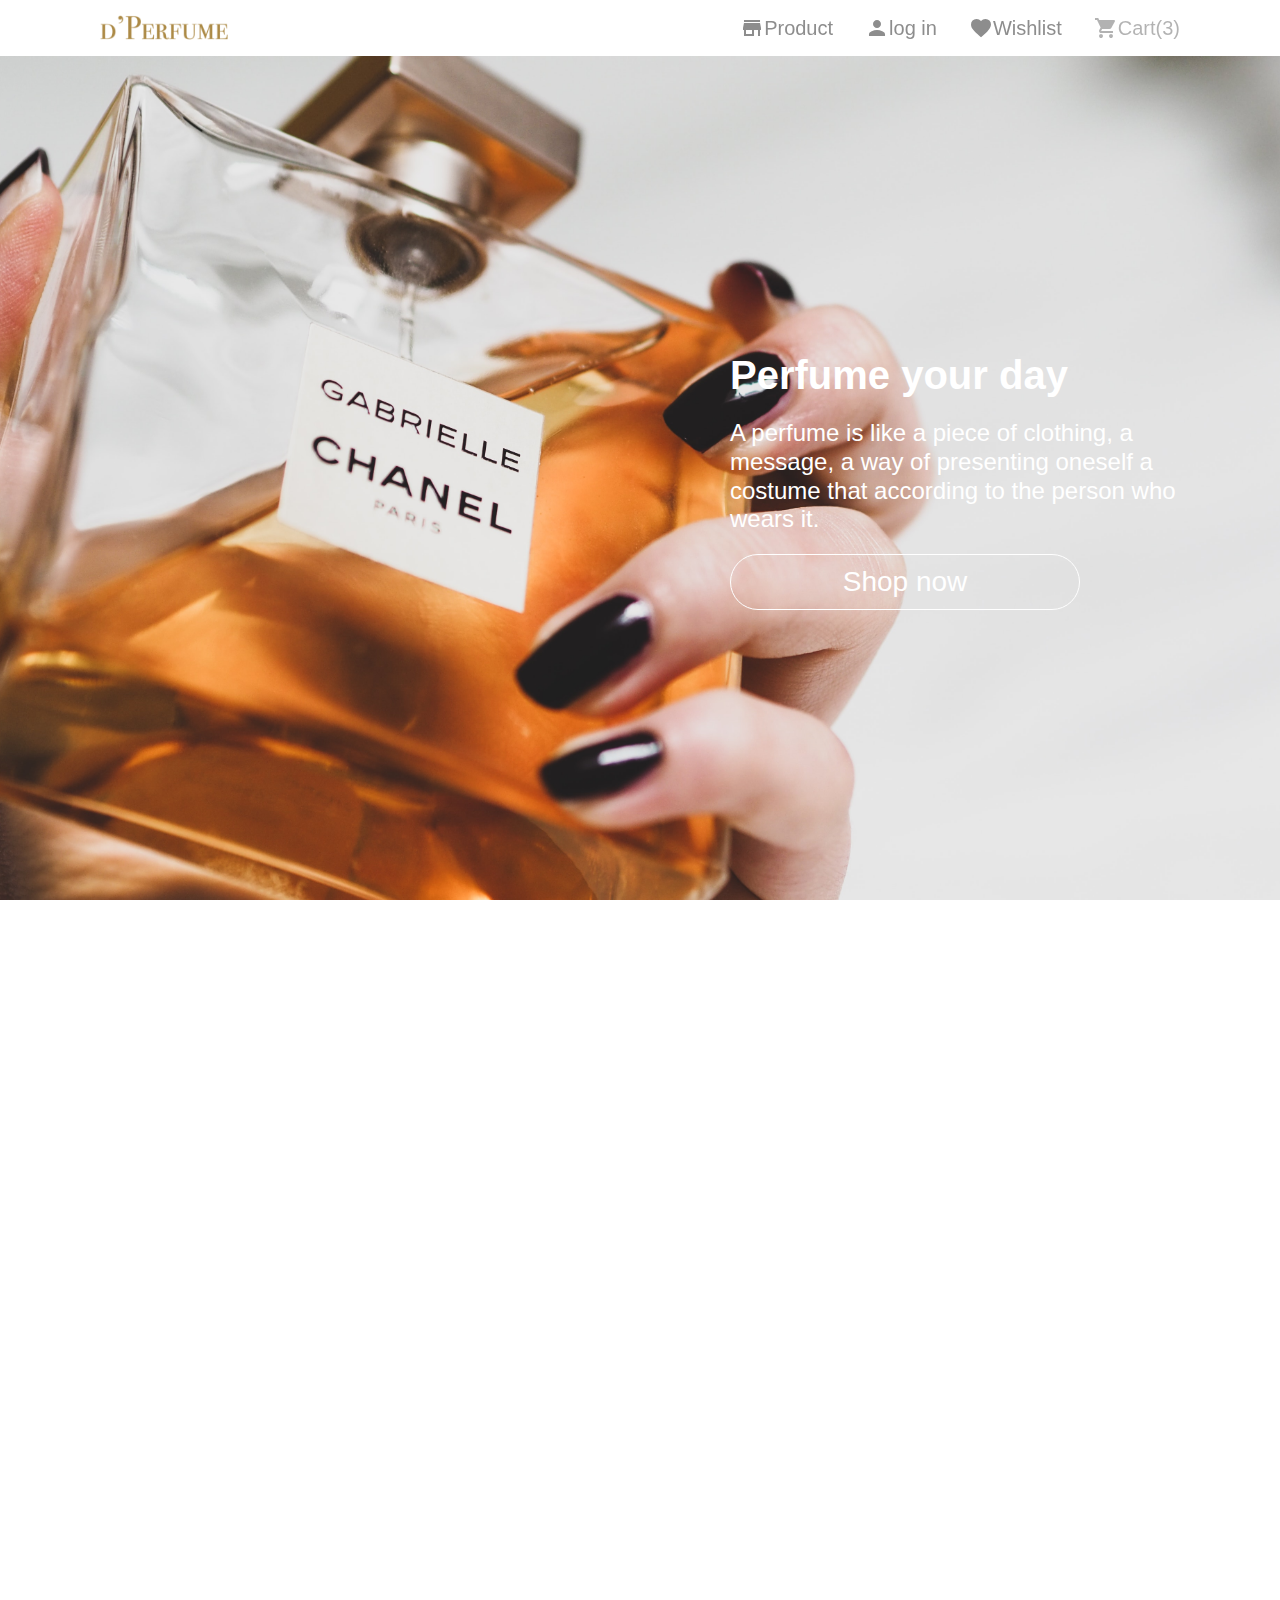
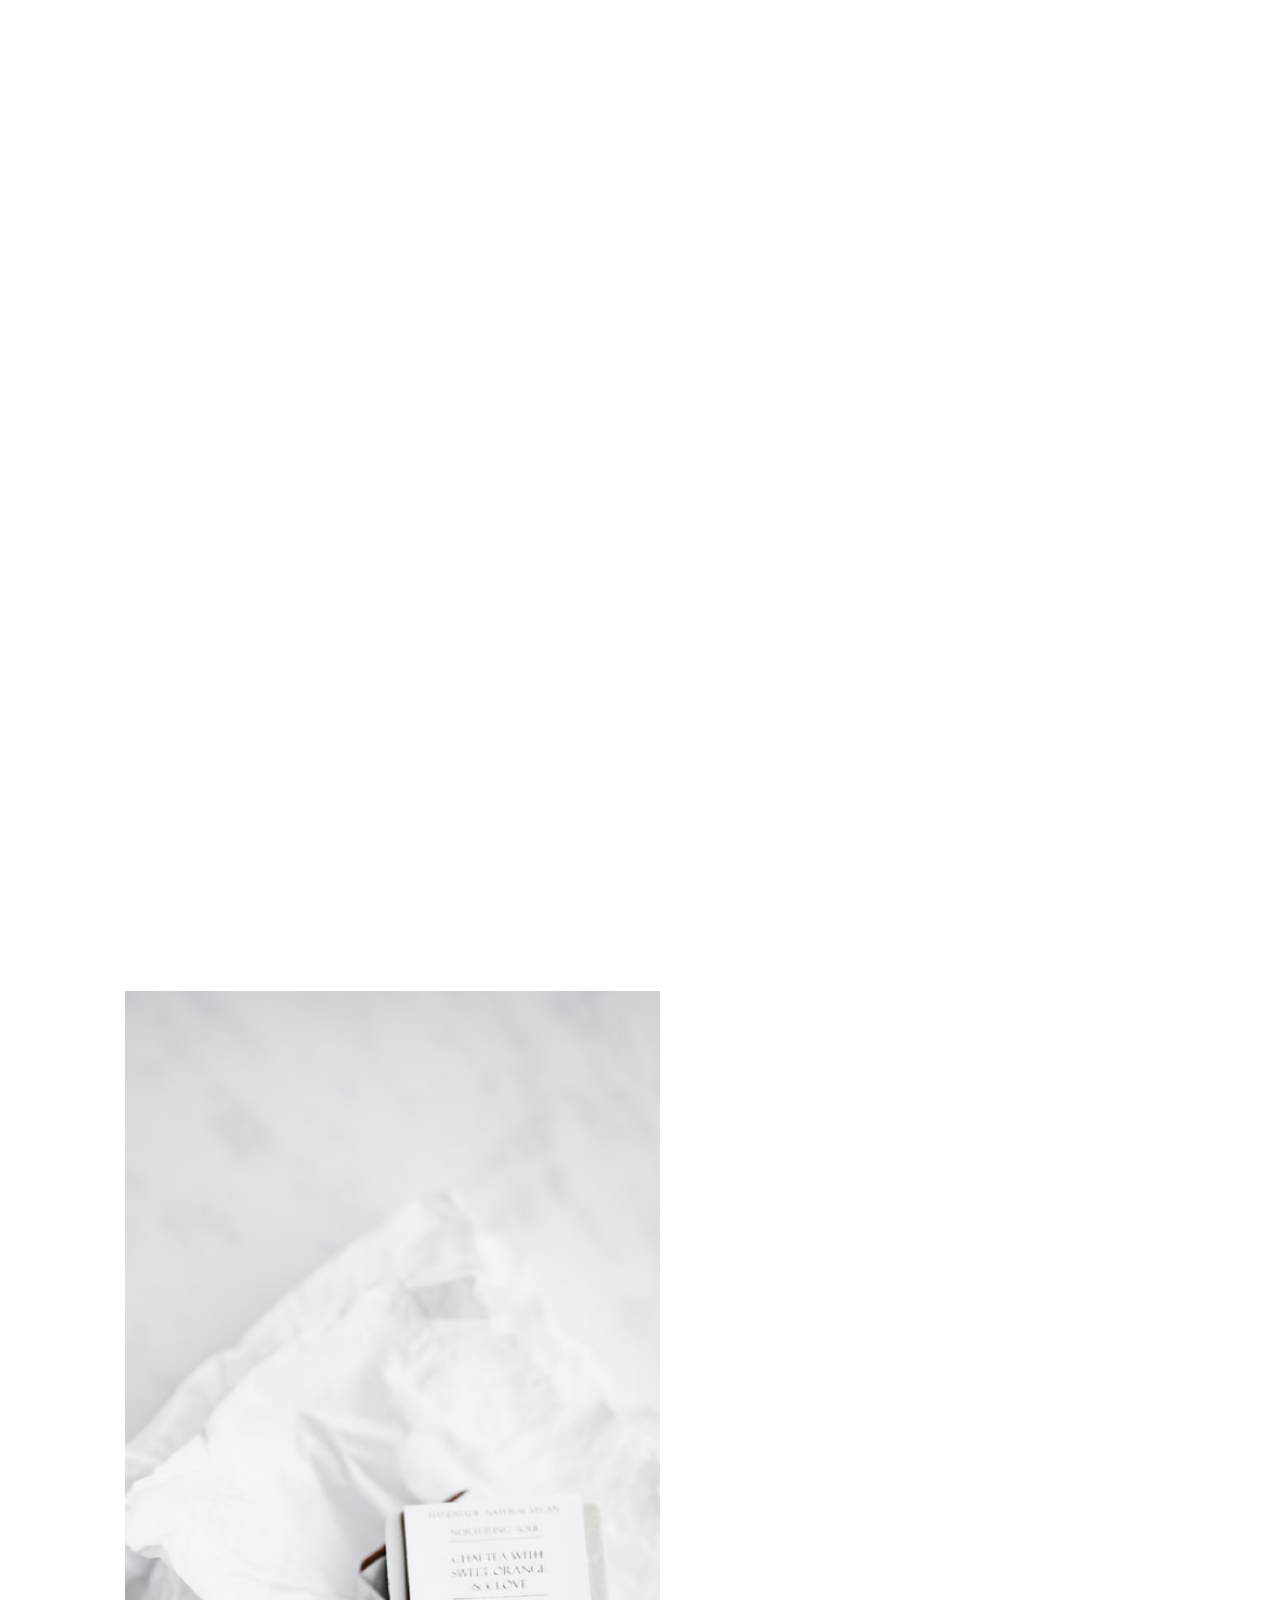
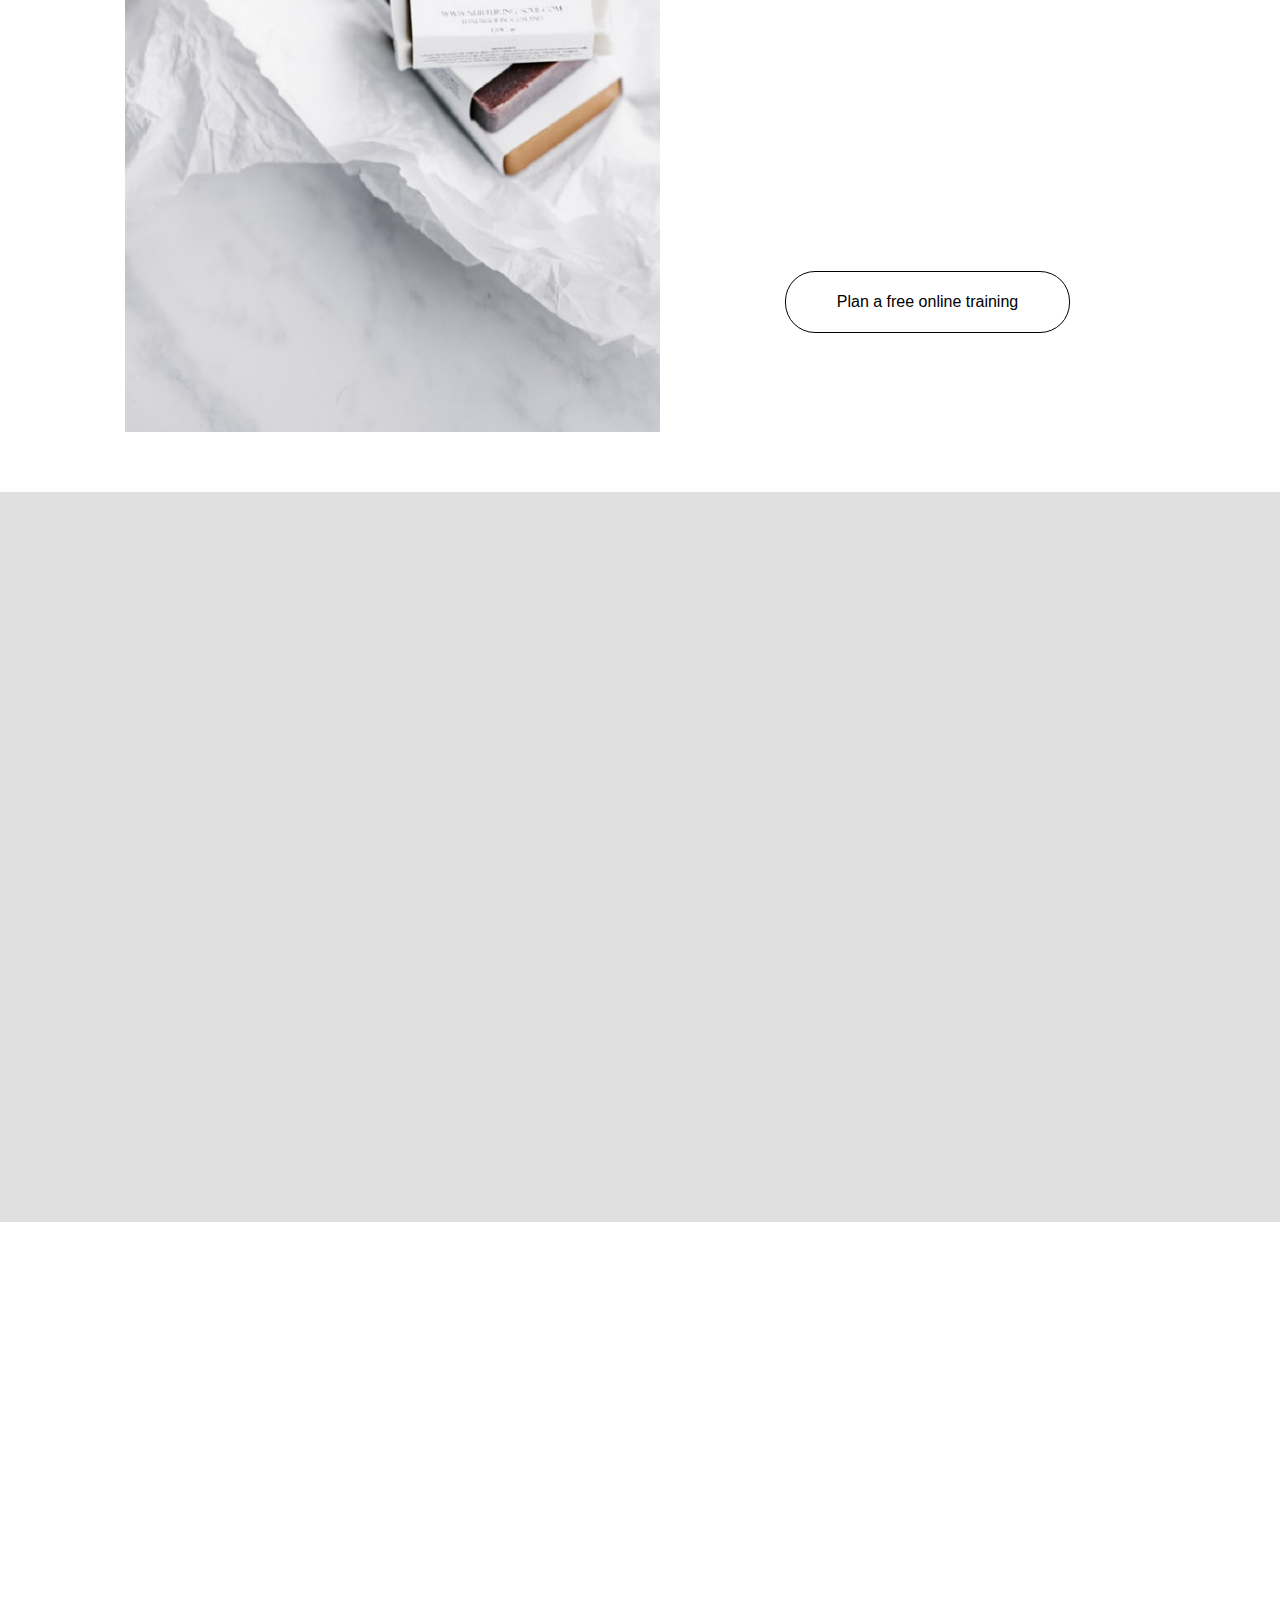
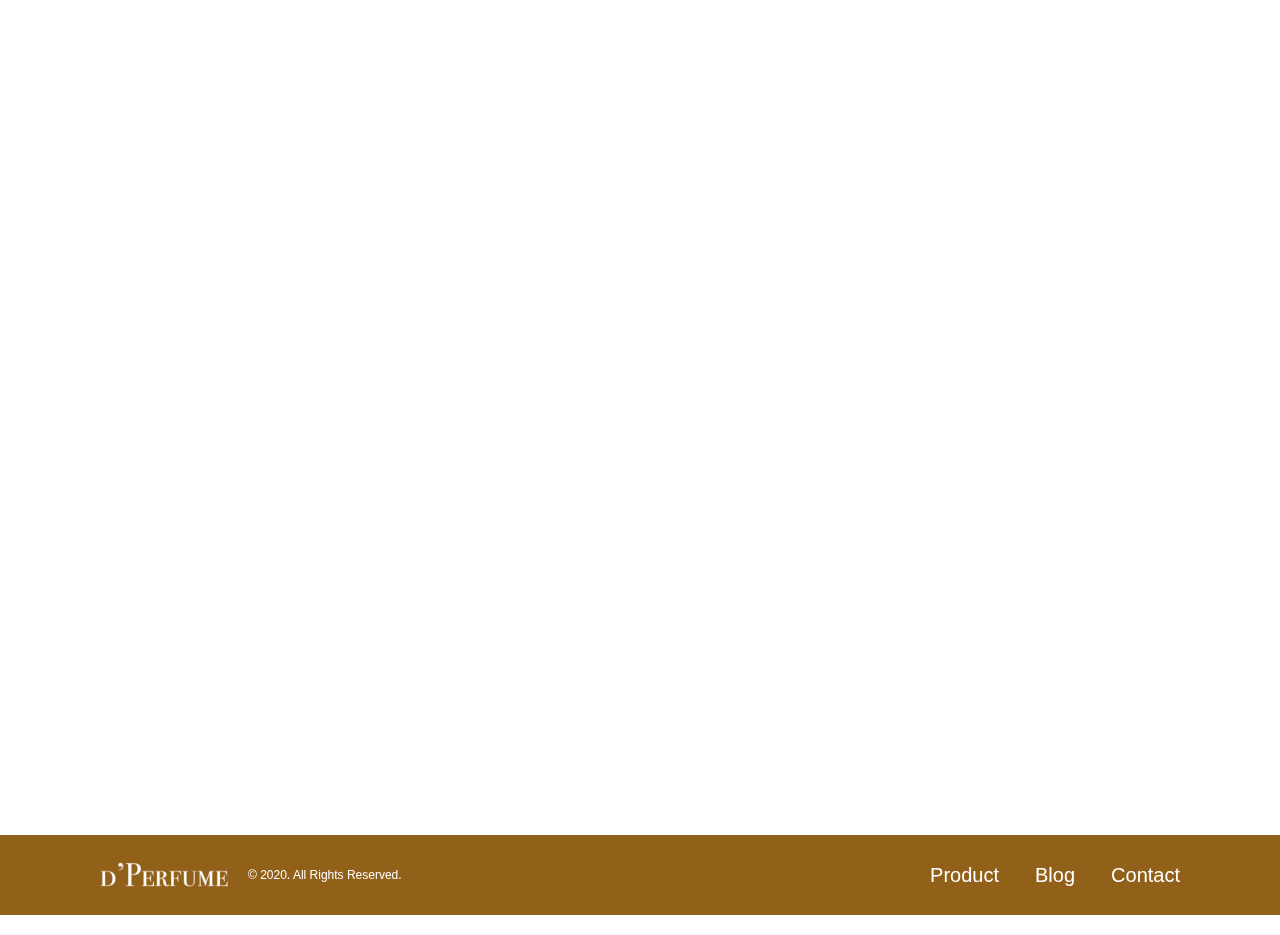
<file: index.html>
<!DOCTYPE html>
<html lang="en">

<head>
  <meta charset="UTF-8">
  <meta name="viewport" content="width=device-width, initial-scale=1.0">
  <meta http-equiv="X-UA-Compatible" content="ie=edge">
  <title>Home</title>
  <link href="https://fonts.googleapis.com/icon?family=Material+Icons" rel="stylesheet">
  <link rel="stylesheet" href="./assets/style/all.css">
  <link rel="stylesheet" href="https://cdnjs.cloudflare.com/ajax/libs/animate.css/4.1.1/animate.min.css"/>
  <link rel="stylesheet" href="https://unpkg.com/aos@next/dist/aos.css" />
</head>

<body>
  <header class="header">
    <div class="container">
      <nav class="navbar navbar-expand-lg navbar-light align-items-center p-0">
        <a class="navbar-brand pl-7 m-0 p-lg-0 " href="index.html">
          <h1 class="m-0">d’Perfume</h1>
          <img src="./assets/images/d’Perfume.png" class="d-inline-block align-top" alt="">
        </a>
        <div class="d-flex">
          <a class=" nav-link d-lg-none d-flex align-items-center p-0" href="#" tabindex="-1" aria-disabled="true">
            <span class="material-icons text-primary01">
              local_grocery_store
            </span><span class="navbar-badge badge badge-pill badge-primary">3</span></a>
          <button class="navbar-toggler border-0" type="button" data-toggle="collapse" data-target="#navbarNav" aria-controls="navbarNav" aria-expanded="false" aria-label="Toggle navigation">
            <span class="navbar-toggler-icon "></span>
          </button>
        </div>
        
        <div class="collapse navbar-collapse justify-content-end" id="navbarNav">
          <ul class="navbar-nav nav">
            <li class="nav-item " data-aos="fade-down">
              <a class="nav-link  d-lg-flex align-items-lg-center p-0 pl-lg-6" href="products.html">
                <span class="material-icons d-none d-lg-block">
                  store
                  </span><h5 class="m-0 text-center py-3">Product</h5></a>
            </li>
            <li class="nav-item d-none d-lg-block" data-aos="fade-down" data-aos-delay="500">
              <a class="nav-link d-lg-flex align-items-lg-center p-0 pl-lg-6" href="login.html">
                <span class="material-icons d-none d-lg-block">
                  person
                  </span>
                  <h5 class="m-0 text-center  py-3">
                     log in 
                  </h5></a>
            </li>
            <li class="nav-item" data-aos="fade-down" data-aos-delay="1000">
              <a class="nav-link d-lg-flex align-items-lg-center p-0 pl-lg-6" href="#">
                <span class="material-icons d-none d-lg-block">
                  favorite
                  </span><h5 class="m-0 text-center py-3">Wishlist</h5></a>
            </li>
            <li class="nav-item d-none d-lg-block" data-aos="fade-down" data-aos-delay="1500">
              <a class="nav-link disabled d-lg-flex align-items-lg-center p-0 pl-lg-6" href="#" tabindex="-1" aria-disabled="true">
                <span class="material-icons d-none d-lg-block">
                  local_grocery_store
                  </span><h5 class="m-0 text-center py-3">Cart(3)</h5></a>
            </li>
            <li class="nav-item">
              <a class="nav-link d-lg-none  p-0 " href="#">
                <h5 class="m-0 text-center py-3">Blog</h5></a>
            </li>
            <li class="nav-item">
              <a class="nav-link d-lg-none  p-0 " href="#">
                <h5 class="m-0 text-center py-3">Contact</h5></a>
            </li>
            <li class="nav-item">
              <a class="nav-link d-lg-none  p-0 " href="login.html">
                <h5 class="m-0 text-center py-3">
                   log in 
                </h5></a>
            </li>
          </ul>
        </div>

      </nav>
    </div>  
  </header>

  <main role="main" class="flex-shrink-0">
     

  
<section class="banner mb-lg-10 mb-13">
  <div class="container row justify-content-center justify-content-lg-end">
    <div class="banner-content col-12 col-lg-5 px-0 ">
      <h1 class=" mb-7 text-white font-weight-bolder animate__animated animate__bounce  ">Perfume your day</h1>
      <p class="h4 mb-7 text-white animate__animated animate__delay-1s animate__bounceInUp animate__delay-2s">A perfume is like a piece of clothing, a message, a way of presenting oneself a costume that according to the person who wears it.</p>
      <div class="text-center text-lg-left">
        <a  class="btn btn-shop btn-outline-white h3 rounded-voal " href="products.html">Shop now</a>
      </div>     
    </div>
  </div>
</section>

<section class="description mb-lg-10 mb-13">
  <div class="container">
      <ul class="">
        <li class="list-group-item border-0 pb-6 p-lg-0">
          <div class="row flex-lg-row-reverse justify-content-lg-between align-items-center ">
            <div class="col-12 col-lg-6 p-lg-0"  data-aos="fade-left">
              <img src="./assets/images/index1.png" class="img-fluid " alt="...">
            </div>
            
            <div class="media-body col-12 col-lg-6 " data-aos="zoom-in">
              <h2 class="mt-0">Gabrielle CHANEL</h2>
              <p class="h5 font-weight-light">全新嗅覺體驗，花香四溢、明亮馥郁。結合茉莉、依蘭依蘭、橙花和最迷人的格拉斯晚香玉之花香，呈現出夢幻花香氣息。 極具女性特質的香奈兒嘉柏麗香水，專為光芒四射的她而生。</p>
              <a class="text-primary" href="#">查看更多</a>
              
            </div>
          </div>
        </li>
        <li class="list-group-item border-0 pb-6 p-lg-0">
          <div class="row flex-lg-row justify-content-lg-between align-items-center ">
            <div class="col-12 col-lg-6 p-lg-0" data-aos="fade-right">
              <img src="./assets/images/index2.png" class="img-fluid " alt="...">
            </div>           
            <div class="media-body col-12 col-lg-6 " data-aos="zoom-in">
              <h2 class="mt-0">Five O’clock Au Gingembre</h2>
              <p class="h5 font-weight-light">生薑與溫醇的肉桂香、紅糖的香甜摻和成一氣，溫暖微辛的氣息反倒形成一股輕煙氤氳開來，還帶點微微煙醺感漫溢在整個鼻息之間，細聞之下,又還有溫溫淡淡的木香，溫和而暖心。</p>
              <a class="text-primary" href="#">查看更多</a>             
            </div>
          </div>
        </li>
        <li class="list-group-item border-0 pb-6 p-lg-0">
          <div class="row flex-lg-row-reverse justify-content-lg-between align-items-center ">
            <div class="col-12 col-lg-6 p-lg-0" data-aos="fade-left">
              <img src="./assets/images/index3 (1).png" class="img-fluid " alt="...">
            </div>            
            <div class="media-body col-12 col-lg-6 " data-aos="zoom-in">
              <h2 class="mt-0">CHANEL N°5</h2>
              <p class="h5 font-weight-light">N°5，女性魅力的極致精髓。散發柔美澄透的乙醛花束香氣。經典傳奇香氛，蘊藏於極簡設計的獨特瓶身。</p>
              <a class="text-primary" href="product.html">查看更多</a>
              
            </div>
          </div>
        </li>
        <li class="list-group-item border-0 p-0">
          <div class="row flex-lg-row justify-content-lg-between align-items-center flex-column" >
            <div class="col-12 col-lg-6 p-lg-0">
              <img src="./assets/images/index4.png" class="img-fluid " alt="...">
            </div>           
            <div class="media-body media-body-train col-12 col-lg-6 ">
              <ul class="list-group ">
                <li class="train-item list-group-item border-0 pt-2 pb-7 pb-lg-11 px-0 " data-aos="fade-up">
                  <h5>1. <br>Levels of Preventive Maintenance Compliance</h5>
                  <p class="train font-weight-light ">The core idea of preventative maintenance is the performance of proactive actions against unscheduled downtime in order to identify potential defects before they evolve into something more severe.</p>                 
                </li>
                <li class="list-group-item border-0 pt-0 pb-7 pb-lg-11 px-0" data-aos="fade-up"  data-aos-delay="20">
                  <h5>2. <br>Percentage of Planned Maintenance</h5>
                  <p class="train font-weight-light ">The planned maintenance percentage is the total planned maintenance time in your CMMS software over a date range over the total number of hours of a service performed by the technicians.</p>                 
                </li>
                <li class="list-group-item border-0 pt-0 pb-7 pb-lg-11 px-0" data-aos="fade-up" >
                  <h5>3. <br>Critical percentage of planned maintenance</h5>
                  <p class="train font-weight-light ">Calculating the critical percentage of planned maintenance will help you prioritize the most important operations that should be performed immediately.</p>                 
                </li>
              </ul>
              <div class="text-center">
                <button type="button" class="train-btn btn btn-1 h5 btn-outline-black rounded-voal ">Plan a free online training</button>
              </div>                         
            </div>
          </div>
        </li>
      </ul>
  </div>
</section>

<section class="popular bg-primary02 mb-lg-10 mb-13" >
  <div class="container p-0" >
    <ul class="row list-group flex-lg-row justify-content-lg-between align-items-center flex-column px-0 m-0">
      <li class="col-12 col-lg-4 list-group-item border-0 pb-4 bg-primary02 d-flex justify-content-center" data-aos="flip-left" data-aos-offset="300">
        
          <div class="card card-shadow card-popular border-0 bg-primary02 " >
            <a class="card-link " href="#">
              <img src="./assets/images/index5.png" class="img-fluid " alt="...">
            </a>
            <div class="card-body p-0">
              <h4 class="card-title">Poppy & Barley</h4>
              <p class="card-text">Jo Malone</p>
              <p class="card-text">NT$1,380 <del class="card-text">NT$1,580</del> </p>
            </div>
          </div>
              
      </li>
      <li class="col-12 col-lg-4 list-group-item border-0 pb-4 bg-primary02 d-flex justify-content-center" data-aos="flip-left"  data-aos-delay="500" data-aos-offset="300">
          <div class="card card-shadow card-popular border-0 bg-primary02" >
            <a class="card-link " href="#">
              <img src="./assets/images/index6.png" class="img-fluid " alt="...">
            </a>            
            <div class="card-body p-0">
              <h4 class="card-title">Poppy & Barley</h4>
              <p class="card-text">Jo Malone</p>
              <p class="card-text">NT$1,380 <del class="card-text">NT$1,580</del> </p>
            </div>
          </div>    
      </li>
      <li class="col-12 col-lg-4 list-group-item border-0 pb-4  bg-primary02 d-flex justify-content-center" data-aos="flip-left"  data-aos-delay="1000" data-aos-offset="300">
        
          <div class="card card-shadow card-popular border-0 bg-primary02" >
            <a class="card-link " href="#" >
              <img src="./assets/images/index7.png" class="img-fluid " alt="..." >
            </a> 
            <div class="card-img-overlay d-flex flex-column align-items-center justify-content-center" >
              <p class="h4 mb-7 text-white">Sold out</p>
            </div>           
            <div class="card-body p-0">
              <h4 class="card-title">Poppy & Barley</h4>
              <p class="card-text">Jo Malone</p>
              <p class="card-text">NT$1,380 <del class="card-text">NT$1,580</del> </p>
            </div>
          </div>  
      </li>
    </ul>
  </div>
</section>
<section class="bottle mb-lg-10 mb-13">
  <div class="container p-0 row flex-lg-row justify-content-lg-between align-items-center flex-column" data-aos="fade-up">
    <!-- <div class="row flex-lg-row justify-content-lg-between align-items-center flex-column"> -->
      <div class="col-12 col-lg-8 p-lg-0">
        <img src="./assets/images/index9.jpg" class="img-fluid " alt="...">
      </div>     
      <div class="media-body col-12 col-lg-4 pl-lg-12">
        <h2 class="mt-0">Bottle-Recycling</h2>
        <p class="h5 font-weight-lighter">Recycle your used empty bottles and be rewarded!</p>
        <p class="h5 font-weight-lighter">For the past 10 years, we have collected over 800,000 bottles through Empty Bottle Recycling Campaign and planted more than 860 pine trees for a better environment.For the past 10 years, we have collected over 800,000 bottles through Empty Bottle Recycling Campaign and planted more than 860 pine trees for a better environment.</p>
        <a class="text-primary" href="#">查看更多</a>
        
      </div>
    <!-- </div> -->
  </div>
</section>

   
    <section class="subscribe d-flex align-items-end " data-aos="fade-up" >
      <div class=" subscribe-form container flex-column align-items-center align-items-lg-start" data-aos="fade-right" >
        <label for="subscribeInputEmail" class="h2 mb-7 text-primary01 font-weight-bolder " >記得 <br> 訂閱以獲取更多資訊！</label>
        <div class="d-flex ">
          <input type="email" id="subscribeInputEmail" class="subscribe-input border-primary rounded-0 py-7" placeholder="Your email address" aria-label="Recipient's username" aria-describedby="button-addon2">
            <button class="subscribe-btn btn btn-outline-secondary bg-primary text-white rounded-0 py-7" type="button" id="button-addon2">Subscribe</button>
        </div>
      </div>
    </section>   
    

  </main>

  <footer class="footer badge-primary">
    <div class="container">
      <nav class="navbar navbar-expand-lg navbar-light align-items-center p-0">
        <div class="footer-logo d-flex justify-content-between align-items-center justify-content-lg-start">
          <a class="navbar-brand pl-3 py-7 m-0 p-lg-0 text-white" href="index.html">          
            <img src="./assets/images/d’Perfumewhite.png" class="d-inline-block align-top" alt="">
            
          </a>
          <p class="h7 font-weight-ligh pr-3 m-0 pl-lg-7">© 2020. All Rights Reserved.</p>
        </div>
        
        
        <div class="collapse navbar-collapse justify-content-end" id="navbarNav">
          <ul class="navbar-nav nav ">
            <li class="nav-item ">
              <a class="nav-link  d-none d-lg-block p-0 text-white" href="products.html">
                <h5 class="m-0 text-center py-8 pl-9">Product</h5></a>
            </li>                     
            <li class="nav-item">
              <a class="nav-link d-none d-lg-block p-0 text-white" href="#">
                <h5 class="m-0 text-center py-8 pl-9">Blog</h5></a>
            </li>
            <li class="nav-item">
              <a class="nav-link d-none d-lg-block  p-0 text-white" href="#">
                <h5 class="m-0 text-center py-8 pl-9">Contact</h5></a>
            </li>
          </ul>
        </div>

      </nav>
    </div>
  </footer>
  <script src="https://code.jquery.com/jquery-3.3.1.slim.min.js" integrity="sha384-q8i/X+965DzO0rT7abK41JStQIAqVgRVzpbzo5smXKp4YfRvH+8abtTE1Pi6jizo" crossorigin="anonymous"></script>
  <script src="https://cdnjs.cloudflare.com/ajax/libs/popper.js/1.14.6/umd/popper.min.js" integrity="sha384-wHAiFfRlMFy6i5SRaxvfOCifBUQy1xHdJ/yoi7FRNXMRBu5WHdZYu1hA6ZOblgut" crossorigin="anonymous"></script>
  <script src="https://stackpath.bootstrapcdn.com/bootstrap/4.2.1/js/bootstrap.min.js" integrity="sha384-B0UglyR+jN6CkvvICOB2joaf5I4l3gm9GU6Hc1og6Ls7i6U/mkkaduKaBhlAXv9k" crossorigin="anonymous"></script>

  <script src="./assets/js/vendors.js"></script>
  <script src="./assets/js/all.js"></script>
  <script src="https://unpkg.com/aos@next/dist/aos.js"></script>


</body>

</html>
</file>
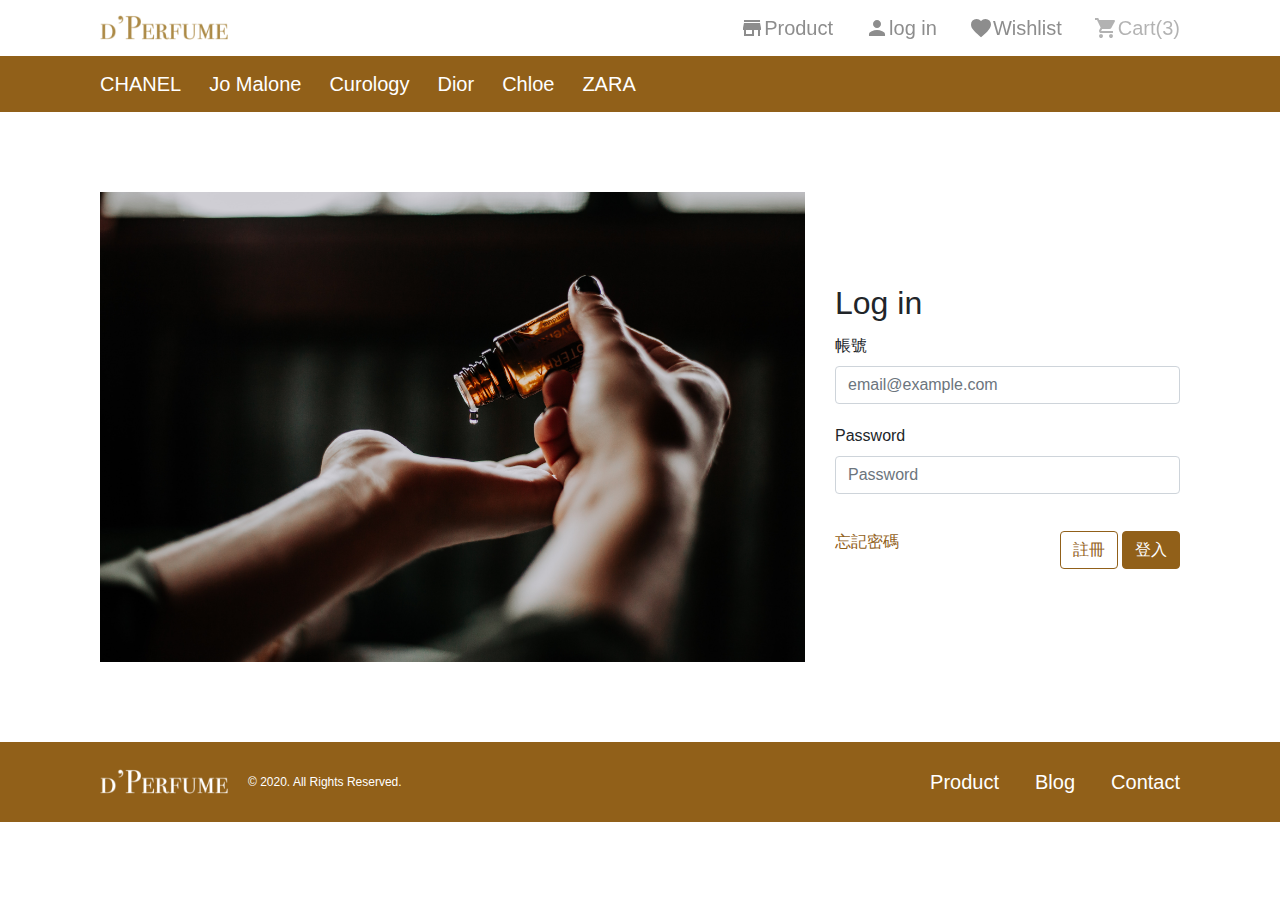
<file: login.html>
<!DOCTYPE html>
<html lang="en">

<head>
  <meta charset="UTF-8">
  <meta name="viewport" content="width=device-width, initial-scale=1.0">
  <meta http-equiv="X-UA-Compatible" content="ie=edge">
  <title>Login</title>
  <link href="https://fonts.googleapis.com/icon?family=Material+Icons" rel="stylesheet">
  <link rel="stylesheet" href="./assets/style/all.css">
  <link rel="stylesheet" href="https://cdnjs.cloudflare.com/ajax/libs/animate.css/4.1.1/animate.min.css"/>
  <link rel="stylesheet" href="https://unpkg.com/aos@next/dist/aos.css" />
</head>

<body>
  <header class="header">
    <div class="container">
      <nav class="navbar navbar-expand-lg navbar-light align-items-center p-0">
        <a class="navbar-brand pl-7 m-0 p-lg-0 " href="index.html">
          <h1 class="m-0">d’Perfume</h1>
          <img src="./assets/images/d’Perfume.png" class="d-inline-block align-top" alt="">
        </a>
        <div class="d-flex">
          <a class=" nav-link d-lg-none d-flex align-items-center p-0" href="#" tabindex="-1" aria-disabled="true">
            <span class="material-icons text-primary01">
              local_grocery_store
            </span><span class="navbar-badge badge badge-pill badge-primary">3</span></a>
          <button class="navbar-toggler border-0" type="button" data-toggle="collapse" data-target="#navbarNav" aria-controls="navbarNav" aria-expanded="false" aria-label="Toggle navigation">
            <span class="navbar-toggler-icon "></span>
          </button>
        </div>
        
        <div class="collapse navbar-collapse justify-content-end" id="navbarNav">
          <ul class="navbar-nav nav">
            <li class="nav-item " data-aos="fade-down">
              <a class="nav-link  d-lg-flex align-items-lg-center p-0 pl-lg-6" href="products.html">
                <span class="material-icons d-none d-lg-block">
                  store
                  </span><h5 class="m-0 text-center py-3">Product</h5></a>
            </li>
            <li class="nav-item d-none d-lg-block" data-aos="fade-down" data-aos-delay="500">
              <a class="nav-link d-lg-flex align-items-lg-center p-0 pl-lg-6" href="login.html">
                <span class="material-icons d-none d-lg-block">
                  person
                  </span>
                  <h5 class="m-0 text-center  py-3">
                     log in 
                  </h5></a>
            </li>
            <li class="nav-item" data-aos="fade-down" data-aos-delay="1000">
              <a class="nav-link d-lg-flex align-items-lg-center p-0 pl-lg-6" href="#">
                <span class="material-icons d-none d-lg-block">
                  favorite
                  </span><h5 class="m-0 text-center py-3">Wishlist</h5></a>
            </li>
            <li class="nav-item d-none d-lg-block" data-aos="fade-down" data-aos-delay="1500">
              <a class="nav-link disabled d-lg-flex align-items-lg-center p-0 pl-lg-6" href="#" tabindex="-1" aria-disabled="true">
                <span class="material-icons d-none d-lg-block">
                  local_grocery_store
                  </span><h5 class="m-0 text-center py-3">Cart(3)</h5></a>
            </li>
            <li class="nav-item">
              <a class="nav-link d-lg-none  p-0 " href="#">
                <h5 class="m-0 text-center py-3">Blog</h5></a>
            </li>
            <li class="nav-item">
              <a class="nav-link d-lg-none  p-0 " href="#">
                <h5 class="m-0 text-center py-3">Contact</h5></a>
            </li>
            <li class="nav-item">
              <a class="nav-link d-lg-none  p-0 " href="login.html">
                <h5 class="m-0 text-center py-3">
                   log in 
                </h5></a>
            </li>
          </ul>
        </div>

      </nav>
    </div>  
  </header>

  <main role="main" class="flex-shrink-0">
      
      <section class="productNav bg-primary">
        <div class="container">
          <nav class="navbar navbar-expand-lg navbar-light p-0">
            <!-- <a class="navbar-brand" href="#">Navbar</a> -->
            <div class="collapse navbar-collapse" id="navbarNavDropdown">
              <ul class="navbar-nav">
                <li class="nav-item ">
                  <a class="nav-link h5 py-3 pr-8 pl-0 text-white m-0" href="#">CHANEL</a>
                </li>
                <li class="nav-item">
                  <a class="nav-link h5 py-3 pr-8 pl-0 text-white m-0" href="#">Jo Malone</a>
                </li>
                <li class="nav-item">
                  <a class="nav-link h5 py-3 pr-8 pl-0 text-white m-0" href="#">Curology</a>
                </li>
                <li class="nav-item">
                  <a class="nav-link h5 py-3 pr-8 pl-0 text-white m-0" href="#">Dior</a>
                </li>
                <li class="nav-item">
                  <a class="nav-link h5 py-3 pr-8 pl-0 text-white m-0" href="#">Chloe</a>
                </li>
                <li class="nav-item">
                  <a class="nav-link h5 py-3 pr-8 pl-0 text-white m-0" href="#">ZARA</a>
                </li>
              </ul>
            </div>
          </nav>
        </div>
      </section>      
      

  
<section class="login">
    <div class="container row flex-column flex-lg-row justify-content-between ">
      <div class="col-12 col-lg-8 pl-lg-0">
        <img src="./assets/images/login1.jpg" class="img-fluid mb-12 mb-lg-0" alt="...">
      </div>

      <form class="col-12 col-lg-4 d-flex flex-column justify-content-center pr-lg-0">
          <h2 class="mb-14">Log in</h2>
        <div class="form-group mb-7">
          <label for="exampleInputEmail1">帳號</label>
          <input type="email" class="form-control" id="exampleInputEmail1" aria-describedby="emailHelp" placeholder="email@example.com">        
        </div>
        <div class="form-group mb-lg-9">
          <label for="exampleInputPassword1">Password</label>
          <input type="password" class="form-control" id="exampleInputPassword1" placeholder="Password">
        </div>
        
        <div class="d-flex justify-content-between align-items-center">
            <a href="#"><p class="text-primary p-0">忘記密碼</p></a>
            <div class="form-btn">
                <a class="btn btn-outline-primary" href="#" role="button">註冊</a>
                <a class="btn btn-primary" href="member.html" role="button">登入</a>
            </div>
            
        </div>
        
      </form>

    </div>
</section>

  

  </main>

  <footer class="footer badge-primary">
    <div class="container">
      <nav class="navbar navbar-expand-lg navbar-light align-items-center p-0">
        <div class="footer-logo d-flex justify-content-between align-items-center justify-content-lg-start">
          <a class="navbar-brand pl-3 py-7 m-0 p-lg-0 text-white" href="index.html">          
            <img src="./assets/images/d’Perfumewhite.png" class="d-inline-block align-top" alt="">
            
          </a>
          <p class="h7 font-weight-ligh pr-3 m-0 pl-lg-7">© 2020. All Rights Reserved.</p>
        </div>
        
        
        <div class="collapse navbar-collapse justify-content-end" id="navbarNav">
          <ul class="navbar-nav nav ">
            <li class="nav-item ">
              <a class="nav-link  d-none d-lg-block p-0 text-white" href="products.html">
                <h5 class="m-0 text-center py-8 pl-9">Product</h5></a>
            </li>                     
            <li class="nav-item">
              <a class="nav-link d-none d-lg-block p-0 text-white" href="#">
                <h5 class="m-0 text-center py-8 pl-9">Blog</h5></a>
            </li>
            <li class="nav-item">
              <a class="nav-link d-none d-lg-block  p-0 text-white" href="#">
                <h5 class="m-0 text-center py-8 pl-9">Contact</h5></a>
            </li>
          </ul>
        </div>

      </nav>
    </div>
  </footer>
  <script src="https://code.jquery.com/jquery-3.3.1.slim.min.js" integrity="sha384-q8i/X+965DzO0rT7abK41JStQIAqVgRVzpbzo5smXKp4YfRvH+8abtTE1Pi6jizo" crossorigin="anonymous"></script>
  <script src="https://cdnjs.cloudflare.com/ajax/libs/popper.js/1.14.6/umd/popper.min.js" integrity="sha384-wHAiFfRlMFy6i5SRaxvfOCifBUQy1xHdJ/yoi7FRNXMRBu5WHdZYu1hA6ZOblgut" crossorigin="anonymous"></script>
  <script src="https://stackpath.bootstrapcdn.com/bootstrap/4.2.1/js/bootstrap.min.js" integrity="sha384-B0UglyR+jN6CkvvICOB2joaf5I4l3gm9GU6Hc1og6Ls7i6U/mkkaduKaBhlAXv9k" crossorigin="anonymous"></script>

  <script src="./assets/js/vendors.js"></script>
  <script src="./assets/js/all.js"></script>
  <script src="https://unpkg.com/aos@next/dist/aos.js"></script>


</body>

</html>
</file>
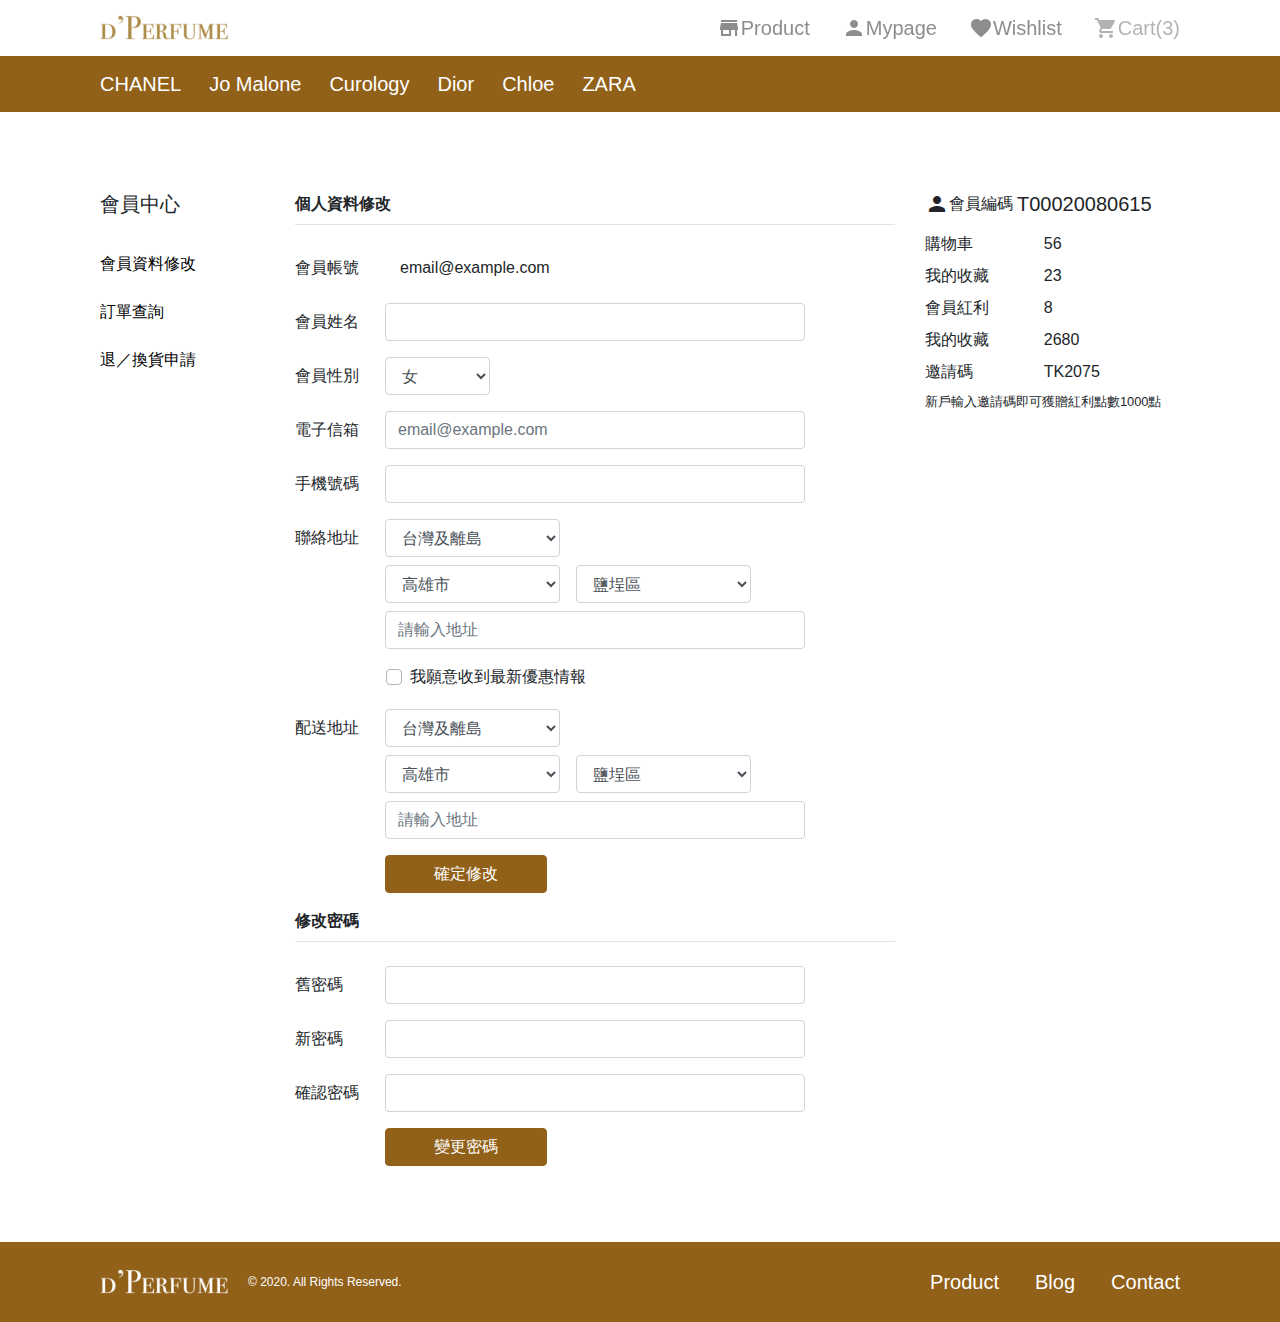
<file: member.html>
<!DOCTYPE html>
<html lang="en">

<head>
  <meta charset="UTF-8">
  <meta name="viewport" content="width=device-width, initial-scale=1.0">
  <meta http-equiv="X-UA-Compatible" content="ie=edge">
  <title>Mypage</title>
  <link href="https://fonts.googleapis.com/icon?family=Material+Icons" rel="stylesheet">
  <link rel="stylesheet" href="./assets/style/all.css">
  <link rel="stylesheet" href="https://cdnjs.cloudflare.com/ajax/libs/animate.css/4.1.1/animate.min.css"/>
  <link rel="stylesheet" href="https://unpkg.com/aos@next/dist/aos.css" />
</head>

<body>
  <header class="header">
    <div class="container">
      <nav class="navbar navbar-expand-lg navbar-light align-items-center p-0">
        <a class="navbar-brand pl-7 m-0 p-lg-0 " href="index.html">
          <h1 class="m-0">d’Perfume</h1>
          <img src="./assets/images/d’Perfume.png" class="d-inline-block align-top" alt="">
        </a>
        <div class="d-flex">
          <a class=" nav-link d-lg-none d-flex align-items-center p-0" href="#" tabindex="-1" aria-disabled="true">
            <span class="material-icons text-primary01">
              local_grocery_store
            </span><span class="navbar-badge badge badge-pill badge-primary">3</span></a>
          <button class="navbar-toggler border-0" type="button" data-toggle="collapse" data-target="#navbarNav" aria-controls="navbarNav" aria-expanded="false" aria-label="Toggle navigation">
            <span class="navbar-toggler-icon "></span>
          </button>
        </div>
        
        <div class="collapse navbar-collapse justify-content-end" id="navbarNav">
          <ul class="navbar-nav nav">
            <li class="nav-item " data-aos="fade-down">
              <a class="nav-link  d-lg-flex align-items-lg-center p-0 pl-lg-6" href="products.html">
                <span class="material-icons d-none d-lg-block">
                  store
                  </span><h5 class="m-0 text-center py-3">Product</h5></a>
            </li>
            <li class="nav-item d-none d-lg-block" data-aos="fade-down" data-aos-delay="500">
              <a class="nav-link d-lg-flex align-items-lg-center p-0 pl-lg-6" href="login.html">
                <span class="material-icons d-none d-lg-block">
                  person
                  </span>
                  <h5 class="m-0 text-center  py-3">
                     Mypage 
                  </h5></a>
            </li>
            <li class="nav-item" data-aos="fade-down" data-aos-delay="1000">
              <a class="nav-link d-lg-flex align-items-lg-center p-0 pl-lg-6" href="#">
                <span class="material-icons d-none d-lg-block">
                  favorite
                  </span><h5 class="m-0 text-center py-3">Wishlist</h5></a>
            </li>
            <li class="nav-item d-none d-lg-block" data-aos="fade-down" data-aos-delay="1500">
              <a class="nav-link disabled d-lg-flex align-items-lg-center p-0 pl-lg-6" href="#" tabindex="-1" aria-disabled="true">
                <span class="material-icons d-none d-lg-block">
                  local_grocery_store
                  </span><h5 class="m-0 text-center py-3">Cart(3)</h5></a>
            </li>
            <li class="nav-item">
              <a class="nav-link d-lg-none  p-0 " href="#">
                <h5 class="m-0 text-center py-3">Blog</h5></a>
            </li>
            <li class="nav-item">
              <a class="nav-link d-lg-none  p-0 " href="#">
                <h5 class="m-0 text-center py-3">Contact</h5></a>
            </li>
            <li class="nav-item">
              <a class="nav-link d-lg-none  p-0 " href="login.html">
                <h5 class="m-0 text-center py-3">
                   Mypage 
                </h5></a>
            </li>
          </ul>
        </div>

      </nav>
    </div>  
  </header>

  <main role="main" class="flex-shrink-0">
      
      <section class="productNav bg-primary">
        <div class="container">
          <nav class="navbar navbar-expand-lg navbar-light p-0">
            <!-- <a class="navbar-brand" href="#">Navbar</a> -->
            <div class="collapse navbar-collapse" id="navbarNavDropdown">
              <ul class="navbar-nav">
                <li class="nav-item ">
                  <a class="nav-link h5 py-3 pr-8 pl-0 text-white m-0" href="#">CHANEL</a>
                </li>
                <li class="nav-item">
                  <a class="nav-link h5 py-3 pr-8 pl-0 text-white m-0" href="#">Jo Malone</a>
                </li>
                <li class="nav-item">
                  <a class="nav-link h5 py-3 pr-8 pl-0 text-white m-0" href="#">Curology</a>
                </li>
                <li class="nav-item">
                  <a class="nav-link h5 py-3 pr-8 pl-0 text-white m-0" href="#">Dior</a>
                </li>
                <li class="nav-item">
                  <a class="nav-link h5 py-3 pr-8 pl-0 text-white m-0" href="#">Chloe</a>
                </li>
                <li class="nav-item">
                  <a class="nav-link h5 py-3 pr-8 pl-0 text-white m-0" href="#">ZARA</a>
                </li>
              </ul>
            </div>
          </nav>
        </div>
      </section>      
      

  
<section class="member">
    <div class="container row flex-column flex-lg-row justify-content-between ">
      <div class="col-12 col-lg-2 pl-lg-0">
        <h5 class="d-none d-lg-block pb-8">會員中心</h5>
        <ul class="nav d-flex flex-lg-column justify-content-between justify-content-lg-center">
            <li class="nav-item">
              <a class="nav-link active p-0 pb-4 " href="#">會員資料修改</a>
            </li>
            <li class="nav-item">
              <a class="nav-link p-0 pb-4" href="#">訂單查詢</a>
            </li>
            <li class="nav-item">
              <a class="nav-link p-0 pb-4" href="#">退／換貨申請</a>
            </li>
          </ul>
      </div>
      <div class="col-12 col-lg-7 order-12 ">
        <p class="mb-4 border-bottom font-weight-bold pb-2">個人資料修改</p>
        <form class="mb-5 mb-lg-0">            
          <div class="form-group row">
            <label for="staticEmail" class="col-3 col-sm-2 col-form-label">會員帳號</label>
            <div class="col-8">
              <input type="text" readonly class="form-control-plaintext" id="staticEmail" value="email@example.com">
            </div>
          </div>
          <div class="form-group row">
            <label for="inputName" class="col-3 col-sm-2 col-form-label">會員姓名</label>
            <input type="text" class="col-8  form-control" id="inputName" placeholder="">
          </div>
          <div class="form-group row">
            <label for="inputgGender" class="col-3 col-sm-2 col-form-label">會員性別</label>
            <select id="inputgGender" class="col-2 form-control">
              <option selected>女</option>
              <option>男</option>
            </select>
          </div>
          <div class="form-group row">
            <label for="inputEmail3" class="col-3 col-sm-2 col-form-label">電子信箱</label>
            <input type="email" class="form-control col-8" id="inputEmail3" placeholder="email@example.com">
          </div>
          <div class="form-group row">
            <label for="inputphone" class="col-3 col-sm-2 col-form-label">手機號碼</label>
            <input type="tel" class="col-8 form-control" id="inputphone" placeholder="">
          </div>

            <div class="form-group row">
              <label for="inputAddressA" class="col-3 col-sm-2 col-form-label">聯絡地址</label>
              <div class="col-8 p-0">
                <select id="inputAddress1" class="col-12 col-sm-5 form-control mb-2">
                  <option selected>台灣及離島</option>
                  <option>...</option>
                </select>
                <div class="row m-0 mb-2">
                  <select id="inpugAddress2" class="col-5 form-control mr-2">
                    <option selected>高雄市</option>
                    <option>...</option>
                  </select>
                  <select id="inputAddress3" class="col-5 form-control ml-2">
                    <option selected>鹽埕區</option>
                    <option>...</option>
                  </select>
                </div>               
              </div>
              <input type="text" class="col-8 offset-3 offset-sm-2 form-control" id="inputAddressA" placeholder="請輸入地址">    
           </div>

           <div class=" custom-checkbox col-8 offset-3 offset-sm-2 mb-7">
            <input type="checkbox" class="custom-control-input" id="customCheck1">
            <label class="custom-control-label" for="customCheck1">我願意收到最新優惠情報</label>
          </div>

          <div class="form-group row">
            <label for="inputAddressB" class="col-3 col-sm-2 col-form-label">配送地址</label>
            <div class="col-8 p-0">
              <select id="inputgAddress1" class="col-12 col-sm-5 form-control mb-2">
                <option selected>台灣及離島</option>
                <option>...</option>
              </select>
              <div class="row m-0 mb-2">
                <select id="inputgAddress2" class="col-5 form-control mr-2">
                  <option selected>高雄市</option>
                  <option>...</option>
                </select>
                <select id="inputgAddress3" class="col-5 form-control ml-2">
                  <option selected>鹽埕區</option>
                  <option>...</option>
                </select>
              </div>               
            </div>
            <input type="text" class="col-8 offset-3 offset-sm-2 form-control mb-3" id="inputAddressB" placeholder="請輸入地址">   
            <button type="button" class=" offset-3 offset-sm-2 btn-member btn btn-primary">確定修改</button> 
          </div>
          </form>

          <p class="mb-4 border-bottom font-weight-bold pb-2">修改密碼</p>
        <form>            
          <div class="form-group row">
            <label for="exampleInputPassword1" class="col-3 col-sm-2 col-form-label">舊密碼</label>
            <input type="password" class="col-8 form-control" id="exampleInputPassword1" >
          </div>
          <div class="form-group row">
            <label for="exampleInputPassword2" class="col-3 col-sm-2 col-form-label">新密碼</label>
            <input type="password" class="col-8 form-control" id="exampleInputPassword2" >
          </div>
          <div class="form-group row">
            <label for="exampleInputPassword3" class="col-3 col-sm-2 col-form-label">確認密碼</label>
            <input type="password" class="col-8 form-control mb-3" id="exampleInputPassword3" >
            <button type="button" class=" offset-3 offset-sm-2 btn-member btn btn-primary">變更密碼</button> 
          </div>
          </form>
      </div>

      <div class="col-12 col-lg-3 mb-13  pr-lg-0 order-lg-12 ">
        <div class="d-flex">
          <span class="material-icons ">
            person
            </span>
          <p>會員編碼<h5 class="mb-0 ml-1">T00020080615</h5></p>
        </div>
        <dl class="row">
          <dt class="col-3 col-sm-5 font-weight-normal">購物車</dt>
          <dd class="col-7 ">56</dd>
        
          <dt class="col-3 col-sm-5 font-weight-normal">我的收藏</dt>
          <dd class="col-7 ">23</dd>

          <dt class="col-3 col-sm-5 font-weight-normal">會員紅利</dt>
          <dd class="col-7">8</dd>

          <dt class="col-3 col-sm-5 font-weight-normal">我的收藏</dt>
          <dd class="col-7">2680</dd>

          <dt class="col-3 col-sm-5 font-weight-normal">邀請碼</dt>
          <dd class="col-7">TK2075</dd>
          <small class="col-sm-12 font-weight-light">新戶輸入邀請碼即可獲贈紅利點數1000點</small>
        </dl>
      </div>
    </div>
</section>


  

  </main>

  <footer class="footer badge-primary">
    <div class="container">
      <nav class="navbar navbar-expand-lg navbar-light align-items-center p-0">
        <div class="footer-logo d-flex justify-content-between align-items-center justify-content-lg-start">
          <a class="navbar-brand pl-3 py-7 m-0 p-lg-0 text-white" href="index.html">          
            <img src="./assets/images/d’Perfumewhite.png" class="d-inline-block align-top" alt="">
            
          </a>
          <p class="h7 font-weight-ligh pr-3 m-0 pl-lg-7">© 2020. All Rights Reserved.</p>
        </div>
        
        
        <div class="collapse navbar-collapse justify-content-end" id="navbarNav">
          <ul class="navbar-nav nav ">
            <li class="nav-item ">
              <a class="nav-link  d-none d-lg-block p-0 text-white" href="products.html">
                <h5 class="m-0 text-center py-8 pl-9">Product</h5></a>
            </li>                     
            <li class="nav-item">
              <a class="nav-link d-none d-lg-block p-0 text-white" href="#">
                <h5 class="m-0 text-center py-8 pl-9">Blog</h5></a>
            </li>
            <li class="nav-item">
              <a class="nav-link d-none d-lg-block  p-0 text-white" href="#">
                <h5 class="m-0 text-center py-8 pl-9">Contact</h5></a>
            </li>
          </ul>
        </div>

      </nav>
    </div>
  </footer>
  <script src="https://code.jquery.com/jquery-3.3.1.slim.min.js" integrity="sha384-q8i/X+965DzO0rT7abK41JStQIAqVgRVzpbzo5smXKp4YfRvH+8abtTE1Pi6jizo" crossorigin="anonymous"></script>
  <script src="https://cdnjs.cloudflare.com/ajax/libs/popper.js/1.14.6/umd/popper.min.js" integrity="sha384-wHAiFfRlMFy6i5SRaxvfOCifBUQy1xHdJ/yoi7FRNXMRBu5WHdZYu1hA6ZOblgut" crossorigin="anonymous"></script>
  <script src="https://stackpath.bootstrapcdn.com/bootstrap/4.2.1/js/bootstrap.min.js" integrity="sha384-B0UglyR+jN6CkvvICOB2joaf5I4l3gm9GU6Hc1og6Ls7i6U/mkkaduKaBhlAXv9k" crossorigin="anonymous"></script>

  <script src="./assets/js/vendors.js"></script>
  <script src="./assets/js/all.js"></script>
  <script src="https://unpkg.com/aos@next/dist/aos.js"></script>


</body>

</html>
</file>
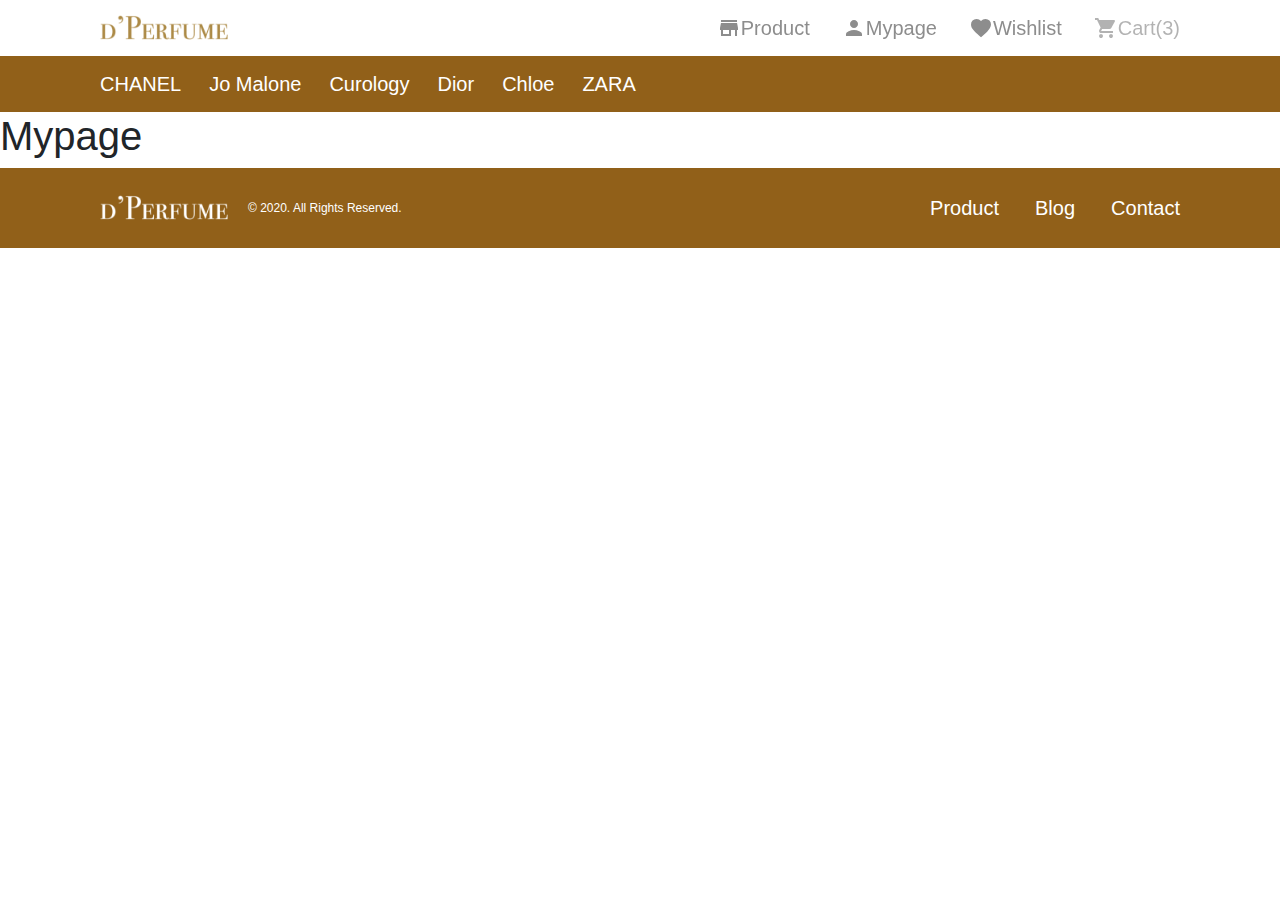
<file: mypage.html>
<!DOCTYPE html>
<html lang="en">

<head>
  <meta charset="UTF-8">
  <meta name="viewport" content="width=device-width, initial-scale=1.0">
  <meta http-equiv="X-UA-Compatible" content="ie=edge">
  <title>Mypage</title>
  <link href="https://fonts.googleapis.com/icon?family=Material+Icons" rel="stylesheet">
  <link rel="stylesheet" href="./assets/style/all.css">
  <link rel="stylesheet" href="https://cdnjs.cloudflare.com/ajax/libs/animate.css/4.1.1/animate.min.css"/>
  <link rel="stylesheet" href="https://unpkg.com/aos@next/dist/aos.css" />
</head>

<body>
  <header class="header">
    <div class="container">
      <nav class="navbar navbar-expand-lg navbar-light align-items-center p-0">
        <a class="navbar-brand pl-7 m-0 p-lg-0 " href="index.html">
          <h1 class="m-0">d’Perfume</h1>
          <img src="./assets/images/d’Perfume.png" class="d-inline-block align-top" alt="">
        </a>
        <div class="d-flex">
          <a class=" nav-link d-lg-none d-flex align-items-center p-0" href="#" tabindex="-1" aria-disabled="true">
            <span class="material-icons text-primary01">
              local_grocery_store
            </span><span class="navbar-badge badge badge-pill badge-primary">3</span></a>
          <button class="navbar-toggler border-0" type="button" data-toggle="collapse" data-target="#navbarNav" aria-controls="navbarNav" aria-expanded="false" aria-label="Toggle navigation">
            <span class="navbar-toggler-icon "></span>
          </button>
        </div>
        
        <div class="collapse navbar-collapse justify-content-end" id="navbarNav">
          <ul class="navbar-nav nav">
            <li class="nav-item " data-aos="fade-down">
              <a class="nav-link  d-lg-flex align-items-lg-center p-0 pl-lg-6" href="products.html">
                <span class="material-icons d-none d-lg-block">
                  store
                  </span><h5 class="m-0 text-center py-3">Product</h5></a>
            </li>
            <li class="nav-item d-none d-lg-block" data-aos="fade-down" data-aos-delay="500">
              <a class="nav-link d-lg-flex align-items-lg-center p-0 pl-lg-6" href="login.html">
                <span class="material-icons d-none d-lg-block">
                  person
                  </span>
                  <h5 class="m-0 text-center  py-3">
                     Mypage 
                  </h5></a>
            </li>
            <li class="nav-item" data-aos="fade-down" data-aos-delay="1000">
              <a class="nav-link d-lg-flex align-items-lg-center p-0 pl-lg-6" href="#">
                <span class="material-icons d-none d-lg-block">
                  favorite
                  </span><h5 class="m-0 text-center py-3">Wishlist</h5></a>
            </li>
            <li class="nav-item d-none d-lg-block" data-aos="fade-down" data-aos-delay="1500">
              <a class="nav-link disabled d-lg-flex align-items-lg-center p-0 pl-lg-6" href="#" tabindex="-1" aria-disabled="true">
                <span class="material-icons d-none d-lg-block">
                  local_grocery_store
                  </span><h5 class="m-0 text-center py-3">Cart(3)</h5></a>
            </li>
            <li class="nav-item">
              <a class="nav-link d-lg-none  p-0 " href="#">
                <h5 class="m-0 text-center py-3">Blog</h5></a>
            </li>
            <li class="nav-item">
              <a class="nav-link d-lg-none  p-0 " href="#">
                <h5 class="m-0 text-center py-3">Contact</h5></a>
            </li>
            <li class="nav-item">
              <a class="nav-link d-lg-none  p-0 " href="login.html">
                <h5 class="m-0 text-center py-3">
                   Mypage 
                </h5></a>
            </li>
          </ul>
        </div>

      </nav>
    </div>  
  </header>

  <main role="main" class="flex-shrink-0">
      
      <section class="productNav bg-primary">
        <div class="container">
          <nav class="navbar navbar-expand-lg navbar-light p-0">
            <!-- <a class="navbar-brand" href="#">Navbar</a> -->
            <div class="collapse navbar-collapse" id="navbarNavDropdown">
              <ul class="navbar-nav">
                <li class="nav-item ">
                  <a class="nav-link h5 py-3 pr-8 pl-0 text-white m-0" href="#">CHANEL</a>
                </li>
                <li class="nav-item">
                  <a class="nav-link h5 py-3 pr-8 pl-0 text-white m-0" href="#">Jo Malone</a>
                </li>
                <li class="nav-item">
                  <a class="nav-link h5 py-3 pr-8 pl-0 text-white m-0" href="#">Curology</a>
                </li>
                <li class="nav-item">
                  <a class="nav-link h5 py-3 pr-8 pl-0 text-white m-0" href="#">Dior</a>
                </li>
                <li class="nav-item">
                  <a class="nav-link h5 py-3 pr-8 pl-0 text-white m-0" href="#">Chloe</a>
                </li>
                <li class="nav-item">
                  <a class="nav-link h5 py-3 pr-8 pl-0 text-white m-0" href="#">ZARA</a>
                </li>
              </ul>
            </div>
          </nav>
        </div>
      </section>      
      

  
<h1>
  Mypage
</h1>


<div class="box"></div>

  

  </main>

  <footer class="footer badge-primary">
    <div class="container">
      <nav class="navbar navbar-expand-lg navbar-light align-items-center p-0">
        <div class="footer-logo d-flex justify-content-between align-items-center justify-content-lg-start">
          <a class="navbar-brand pl-3 py-7 m-0 p-lg-0 text-white" href="index.html">          
            <img src="./assets/images/d’Perfumewhite.png" class="d-inline-block align-top" alt="">
            
          </a>
          <p class="h7 font-weight-ligh pr-3 m-0 pl-lg-7">© 2020. All Rights Reserved.</p>
        </div>
        
        
        <div class="collapse navbar-collapse justify-content-end" id="navbarNav">
          <ul class="navbar-nav nav ">
            <li class="nav-item ">
              <a class="nav-link  d-none d-lg-block p-0 text-white" href="products.html">
                <h5 class="m-0 text-center py-8 pl-9">Product</h5></a>
            </li>                     
            <li class="nav-item">
              <a class="nav-link d-none d-lg-block p-0 text-white" href="#">
                <h5 class="m-0 text-center py-8 pl-9">Blog</h5></a>
            </li>
            <li class="nav-item">
              <a class="nav-link d-none d-lg-block  p-0 text-white" href="#">
                <h5 class="m-0 text-center py-8 pl-9">Contact</h5></a>
            </li>
          </ul>
        </div>

      </nav>
    </div>
  </footer>
  <script src="https://code.jquery.com/jquery-3.3.1.slim.min.js" integrity="sha384-q8i/X+965DzO0rT7abK41JStQIAqVgRVzpbzo5smXKp4YfRvH+8abtTE1Pi6jizo" crossorigin="anonymous"></script>
  <script src="https://cdnjs.cloudflare.com/ajax/libs/popper.js/1.14.6/umd/popper.min.js" integrity="sha384-wHAiFfRlMFy6i5SRaxvfOCifBUQy1xHdJ/yoi7FRNXMRBu5WHdZYu1hA6ZOblgut" crossorigin="anonymous"></script>
  <script src="https://stackpath.bootstrapcdn.com/bootstrap/4.2.1/js/bootstrap.min.js" integrity="sha384-B0UglyR+jN6CkvvICOB2joaf5I4l3gm9GU6Hc1og6Ls7i6U/mkkaduKaBhlAXv9k" crossorigin="anonymous"></script>

  <script src="./assets/js/vendors.js"></script>
  <script src="./assets/js/all.js"></script>
  <script src="https://unpkg.com/aos@next/dist/aos.js"></script>


</body>

</html>
</file>
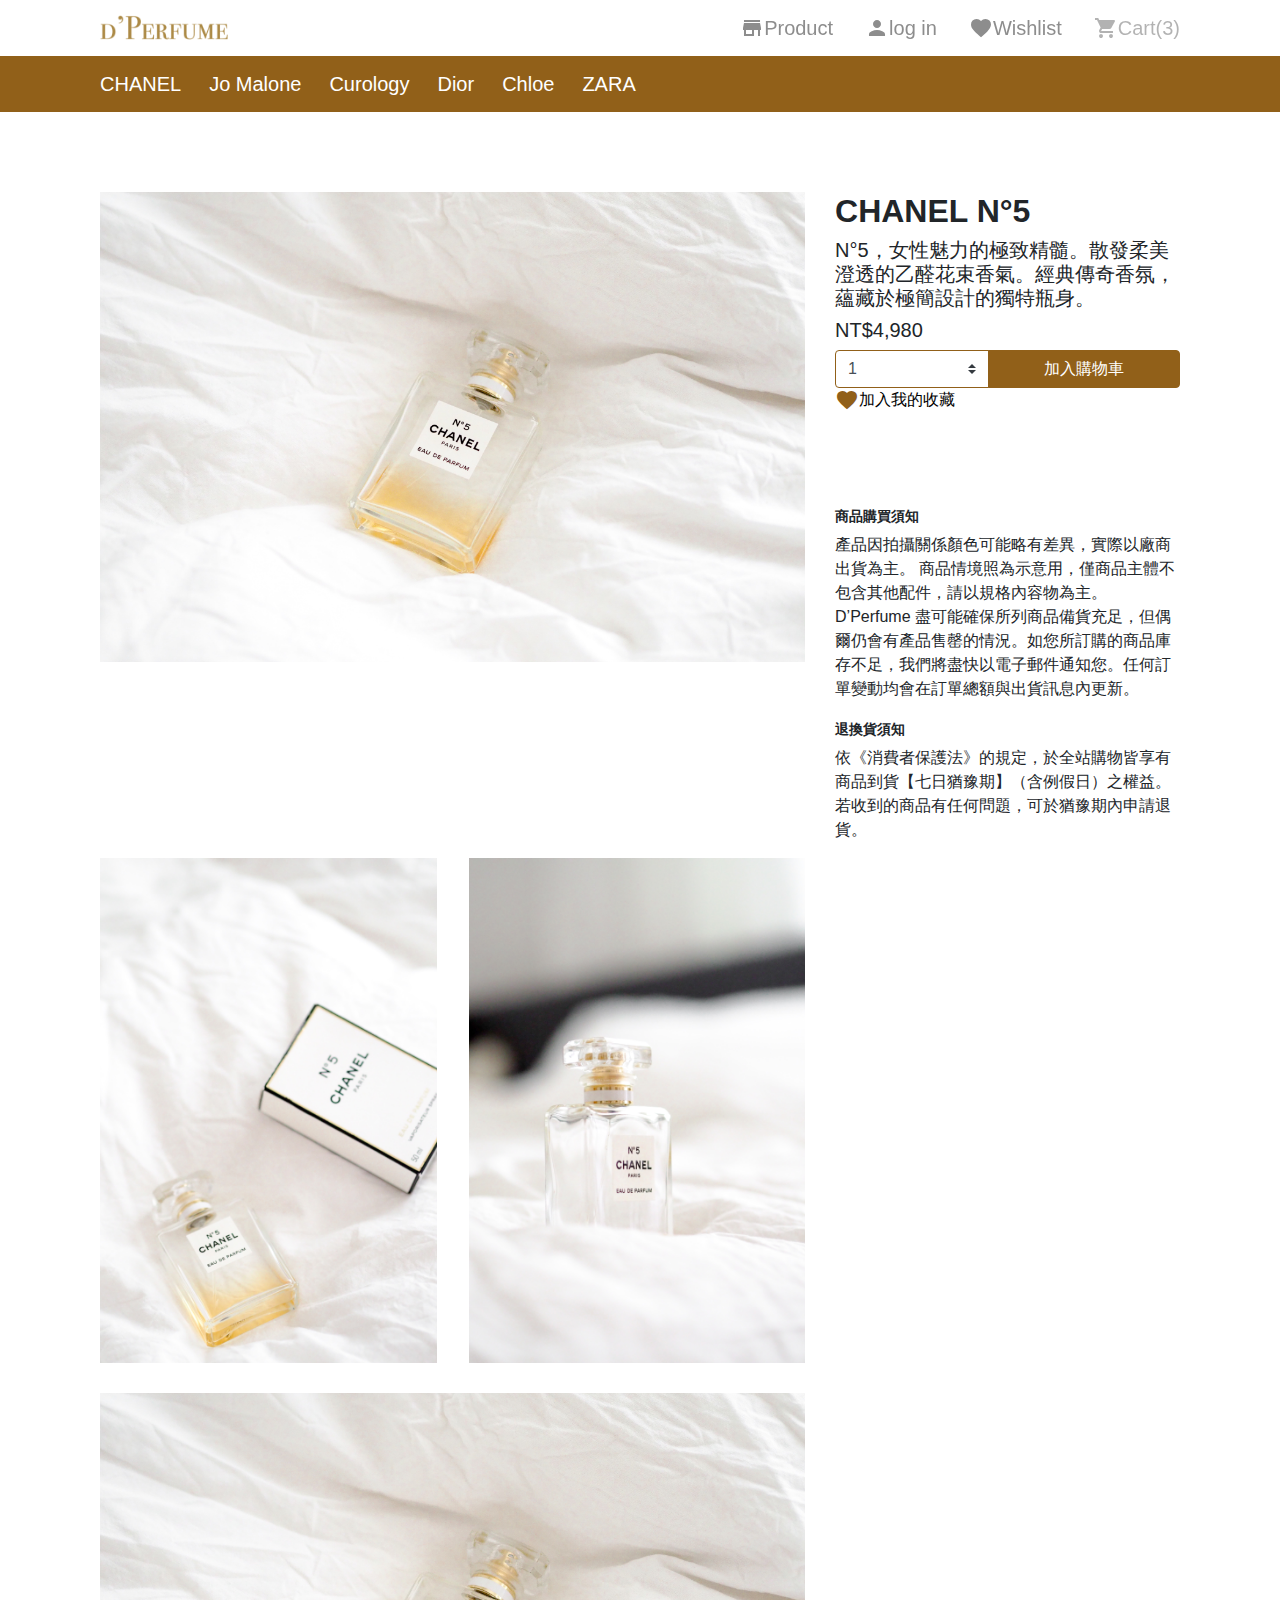
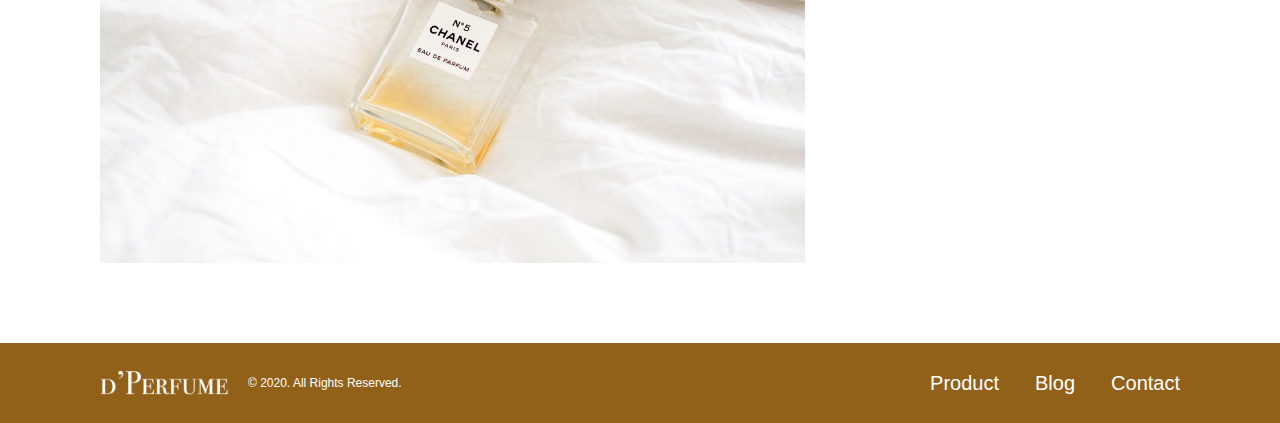
<file: product.html>
<!DOCTYPE html>
<html lang="en">

<head>
  <meta charset="UTF-8">
  <meta name="viewport" content="width=device-width, initial-scale=1.0">
  <meta http-equiv="X-UA-Compatible" content="ie=edge">
  <title>Product</title>
  <link href="https://fonts.googleapis.com/icon?family=Material+Icons" rel="stylesheet">
  <link rel="stylesheet" href="./assets/style/all.css">
  <link rel="stylesheet" href="https://cdnjs.cloudflare.com/ajax/libs/animate.css/4.1.1/animate.min.css"/>
  <link rel="stylesheet" href="https://unpkg.com/aos@next/dist/aos.css" />
</head>

<body>
  <header class="header">
    <div class="container">
      <nav class="navbar navbar-expand-lg navbar-light align-items-center p-0">
        <a class="navbar-brand pl-7 m-0 p-lg-0 " href="index.html">
          <h1 class="m-0">d’Perfume</h1>
          <img src="./assets/images/d’Perfume.png" class="d-inline-block align-top" alt="">
        </a>
        <div class="d-flex">
          <a class=" nav-link d-lg-none d-flex align-items-center p-0" href="#" tabindex="-1" aria-disabled="true">
            <span class="material-icons text-primary01">
              local_grocery_store
            </span><span class="navbar-badge badge badge-pill badge-primary">3</span></a>
          <button class="navbar-toggler border-0" type="button" data-toggle="collapse" data-target="#navbarNav" aria-controls="navbarNav" aria-expanded="false" aria-label="Toggle navigation">
            <span class="navbar-toggler-icon "></span>
          </button>
        </div>
        
        <div class="collapse navbar-collapse justify-content-end" id="navbarNav">
          <ul class="navbar-nav nav">
            <li class="nav-item " data-aos="fade-down">
              <a class="nav-link  d-lg-flex align-items-lg-center p-0 pl-lg-6" href="products.html">
                <span class="material-icons d-none d-lg-block">
                  store
                  </span><h5 class="m-0 text-center py-3">Product</h5></a>
            </li>
            <li class="nav-item d-none d-lg-block" data-aos="fade-down" data-aos-delay="500">
              <a class="nav-link d-lg-flex align-items-lg-center p-0 pl-lg-6" href="login.html">
                <span class="material-icons d-none d-lg-block">
                  person
                  </span>
                  <h5 class="m-0 text-center  py-3">
                     log in 
                  </h5></a>
            </li>
            <li class="nav-item" data-aos="fade-down" data-aos-delay="1000">
              <a class="nav-link d-lg-flex align-items-lg-center p-0 pl-lg-6" href="#">
                <span class="material-icons d-none d-lg-block">
                  favorite
                  </span><h5 class="m-0 text-center py-3">Wishlist</h5></a>
            </li>
            <li class="nav-item d-none d-lg-block" data-aos="fade-down" data-aos-delay="1500">
              <a class="nav-link disabled d-lg-flex align-items-lg-center p-0 pl-lg-6" href="#" tabindex="-1" aria-disabled="true">
                <span class="material-icons d-none d-lg-block">
                  local_grocery_store
                  </span><h5 class="m-0 text-center py-3">Cart(3)</h5></a>
            </li>
            <li class="nav-item">
              <a class="nav-link d-lg-none  p-0 " href="#">
                <h5 class="m-0 text-center py-3">Blog</h5></a>
            </li>
            <li class="nav-item">
              <a class="nav-link d-lg-none  p-0 " href="#">
                <h5 class="m-0 text-center py-3">Contact</h5></a>
            </li>
            <li class="nav-item">
              <a class="nav-link d-lg-none  p-0 " href="login.html">
                <h5 class="m-0 text-center py-3">
                   log in 
                </h5></a>
            </li>
          </ul>
        </div>

      </nav>
    </div>  
  </header>

  <main role="main" class="flex-shrink-0">
      
      <section class="productNav bg-primary">
        <div class="container">
          <nav class="navbar navbar-expand-lg navbar-light p-0">
            <!-- <a class="navbar-brand" href="#">Navbar</a> -->
            <div class="collapse navbar-collapse" id="navbarNavDropdown">
              <ul class="navbar-nav">
                <li class="nav-item ">
                  <a class="nav-link h5 py-3 pr-8 pl-0 text-white m-0" href="#">CHANEL</a>
                </li>
                <li class="nav-item">
                  <a class="nav-link h5 py-3 pr-8 pl-0 text-white m-0" href="#">Jo Malone</a>
                </li>
                <li class="nav-item">
                  <a class="nav-link h5 py-3 pr-8 pl-0 text-white m-0" href="#">Curology</a>
                </li>
                <li class="nav-item">
                  <a class="nav-link h5 py-3 pr-8 pl-0 text-white m-0" href="#">Dior</a>
                </li>
                <li class="nav-item">
                  <a class="nav-link h5 py-3 pr-8 pl-0 text-white m-0" href="#">Chloe</a>
                </li>
                <li class="nav-item">
                  <a class="nav-link h5 py-3 pr-8 pl-0 text-white m-0" href="#">ZARA</a>
                </li>
              </ul>
            </div>
          </nav>
        </div>
      </section>      
      

  
<section class="product">
  <div class="container row justify-content-between flex-wrap">
    <div class="col-12 col-lg-8 pl-lg-0">
      <img src="./assets/images/product1.jpg" class="img-fluid mb-12 mb-lg-0" alt="...">
    </div>

      <div class="col-12  col-lg-4 pr-lg-0 mb-13 mb-lg-0">
        <h2 class="font-weight-bold">CHANEL N°5</h2>
        <p class="h5 font-weight-light">N°5，女性魅力的極致精髓。散發柔美澄透的乙醛花束香氣。經典傳奇香氛，蘊藏於極簡設計的獨特瓶身。</p>
        <p class="h5 font-weight-light">NT$4,980</p>
  
          <div class="input-group">
            <select class="custom-select border-primary" id="inputGroupSelect04" aria-label="Example select with button addon">
              <option value="1" selected>1</option>
              <option value="2">2</option>
              <option value="3">3</option>
            </select>
            <div class="input-group-append">
              <button class="btn btn-addCard btn-primary" type="button" data-toggle="modal" data-target="#add-successModal">加入購物車</button>
            </div>
          </div>
          <a class="btn-product-favorite d-flex " data-toggle="modal" data-target="#add-favoriteModal">
            <span class="material-icons material-icons-favorite text-primary">
                favorite
            </span>
            <p>加入我的收藏</p>
          </a>
          <h6 class="font-weight-bold mb-2">商品購買須知</h6>
          <p class="font-weight-light mb-7">產品因拍攝關係顏色可能略有差異，實際以廠商出貨為主。 商品情境照為示意用，僅商品主體不包含其他配件，請以規格內容物為主。 D’Perfume 盡可能確保所列商品備貨充足，但偶爾仍會有產品售罄的情況。如您所訂購的商品庫存不足，我們將盡快以電子郵件通知您。任何訂單變動均會在訂單總額與出貨訊息內更新。</p>
          <h6 class="font-weight-bold mb-2">退換貨須知</h6>
          <p class="font-weight-light ">依《消費者保護法》的規定，於全站購物皆享有商品到貨【七日猶豫期】（含例假日）之權益。若收到的商品有任何問題，可於猶豫期內申請退貨。</p>  
      </div>

      <div class="d-flex justify-content-between mb-lg-12 col-12 col-lg-8 pl-0">
        <img src="./assets/images/product2.jpg" class="img-fluid w-50 pr-3  mb-lg-0 mb-3" alt="...">
        <img src="./assets/images/product3.jpg" class="img-fluid w-50 pl-3  mb-lg-0 mb-3" alt="...">
      </div>
      <div class="col-12 col-lg-8 pl-lg-0">
        <img src="./assets/images/product1.jpg" class="img-fluid " alt="...">
      </div>     
  </div>
</section>

<!-- add-successModal -->
<div class="modal fade" id="add-successModal" tabindex="-1" role="dialog" aria-labelledby="exampleModalLabel" aria-hidden="true">
  <div class="modal-dialog modal-dialog-centered modal-sm modal-md" role="document">
    <div class="modal-content">  
      <div class="modal-body">
        <h5 class="text-primary text-center m-0">已加入購物車</h5>
      </div> 
    </div>
  </div>
</div>
<!-- add-favoriteModal -->
<div class="modal fade" id="add-favoriteModal" tabindex="-1" role="dialog" aria-labelledby="exampleModalLabel" aria-hidden="true">
  <div class="modal-dialog modal-dialog-centered modal-sm modal-md " role="document">
    <div class="modal-content">  
      <div class="modal-body">
        <h5 class="text-primary text-center m-0">已加入我的收藏</h5>
      </div> 
    </div>
  </div>
</div>


  

  </main>

  <footer class="footer badge-primary">
    <div class="container">
      <nav class="navbar navbar-expand-lg navbar-light align-items-center p-0">
        <div class="footer-logo d-flex justify-content-between align-items-center justify-content-lg-start">
          <a class="navbar-brand pl-3 py-7 m-0 p-lg-0 text-white" href="index.html">          
            <img src="./assets/images/d’Perfumewhite.png" class="d-inline-block align-top" alt="">
            
          </a>
          <p class="h7 font-weight-ligh pr-3 m-0 pl-lg-7">© 2020. All Rights Reserved.</p>
        </div>
        
        
        <div class="collapse navbar-collapse justify-content-end" id="navbarNav">
          <ul class="navbar-nav nav ">
            <li class="nav-item ">
              <a class="nav-link  d-none d-lg-block p-0 text-white" href="products.html">
                <h5 class="m-0 text-center py-8 pl-9">Product</h5></a>
            </li>                     
            <li class="nav-item">
              <a class="nav-link d-none d-lg-block p-0 text-white" href="#">
                <h5 class="m-0 text-center py-8 pl-9">Blog</h5></a>
            </li>
            <li class="nav-item">
              <a class="nav-link d-none d-lg-block  p-0 text-white" href="#">
                <h5 class="m-0 text-center py-8 pl-9">Contact</h5></a>
            </li>
          </ul>
        </div>

      </nav>
    </div>
  </footer>
  <script src="https://code.jquery.com/jquery-3.3.1.slim.min.js" integrity="sha384-q8i/X+965DzO0rT7abK41JStQIAqVgRVzpbzo5smXKp4YfRvH+8abtTE1Pi6jizo" crossorigin="anonymous"></script>
  <script src="https://cdnjs.cloudflare.com/ajax/libs/popper.js/1.14.6/umd/popper.min.js" integrity="sha384-wHAiFfRlMFy6i5SRaxvfOCifBUQy1xHdJ/yoi7FRNXMRBu5WHdZYu1hA6ZOblgut" crossorigin="anonymous"></script>
  <script src="https://stackpath.bootstrapcdn.com/bootstrap/4.2.1/js/bootstrap.min.js" integrity="sha384-B0UglyR+jN6CkvvICOB2joaf5I4l3gm9GU6Hc1og6Ls7i6U/mkkaduKaBhlAXv9k" crossorigin="anonymous"></script>

  <script src="./assets/js/vendors.js"></script>
  <script src="./assets/js/all.js"></script>
  <script src="https://unpkg.com/aos@next/dist/aos.js"></script>


</body>

</html>
</file>
